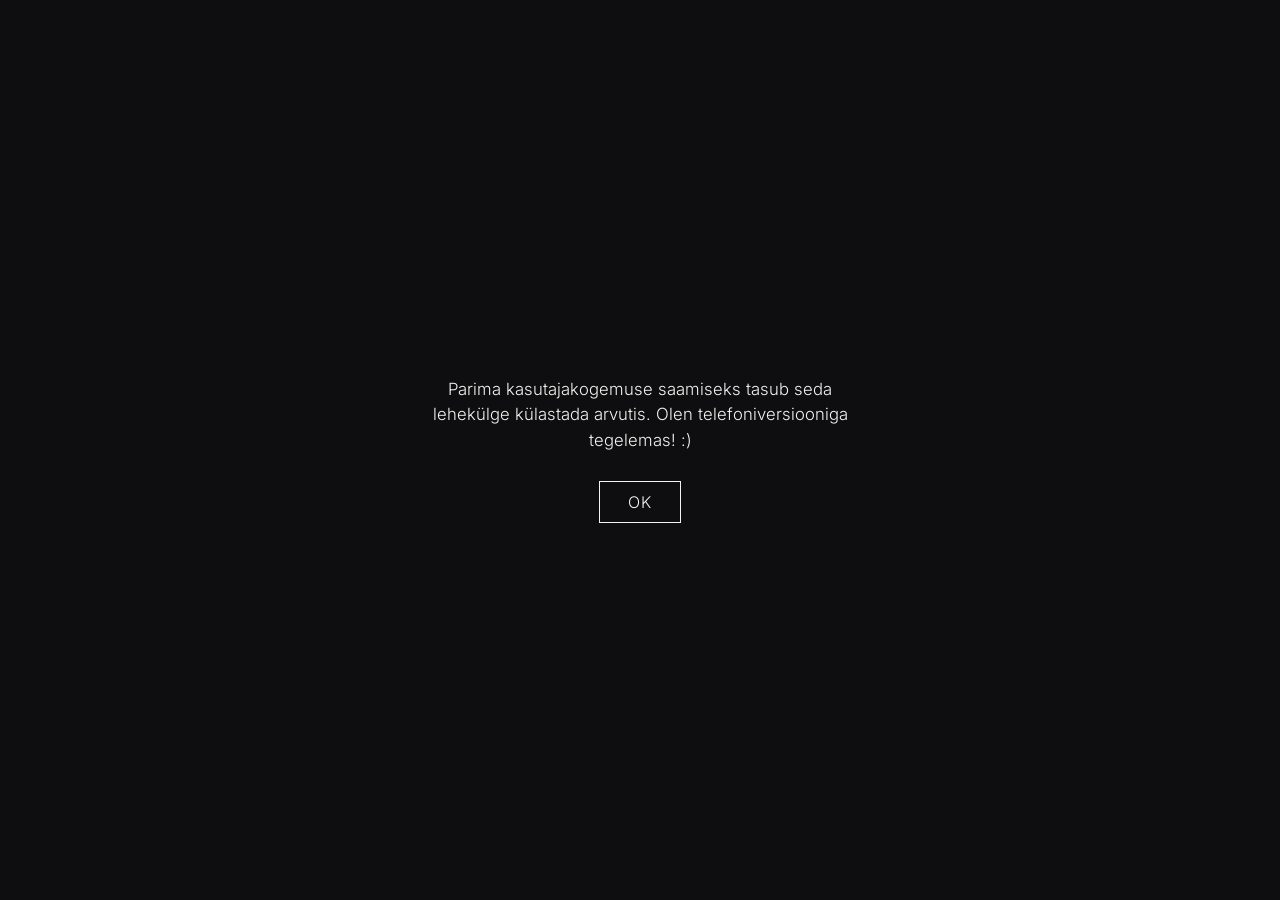
<file: index.html>
<!DOCTYPE html>
<html lang="en">
<head>
  <meta charset="UTF-8" />
  <meta name="viewport" content="width=device-width, initial-scale=1.0" />
  <title>Studio — Portfolio</title>
  <link rel="preconnect" href="https://fonts.googleapis.com" />
  <link rel="preconnect" href="https://fonts.gstatic.com" crossorigin />
  <link href="https://fonts.googleapis.com/css2?family=Fraunces:opsz,wght@9..144,300;9..144,400;9..144,500&family=Inter:wght@300;400;500&display=swap" rel="stylesheet" />
  <link rel="stylesheet" href="styles.css" />
</head>
<body>
  <div class="mobile-gate" id="mobileGate" hidden>
    <div class="mobile-gate-inner">
      <p>Parima kasutajakogemuse saamiseks tasub seda lehekülge külastada arvutis. Olen telefoniversiooniga tegelemas! :)</p>
      <button type="button" id="mobileGateOk">OK</button>
    </div>
  </div>

  <!-- All text below is filled in from the CONTENT object in script.js -->
  <header class="site-header">
    <div class="mark" id="mark"></div>
    <nav class="site-nav" id="nav"></nav>
  </header>

  <main>
    <section class="intro">
      <h1 class="intro-title" id="introTitle"></h1>
      <p class="intro-sub" id="introSub"></p>
    </section>

    <!-- Gallery: panels are generated from the CONTENT.projects array in script.js -->
    <section class="gallery" id="work" aria-label="Featured projects"></section>
  </main>

  <footer class="site-footer">
    <span id="footerLeft"></span>
    <span class="hint" id="footerRight"></span>
  </footer>

  <script src="content.js"></script>
  <script src="nav.js"></script>
  <script src="script.js"></script>
</body>
</html>
</file>
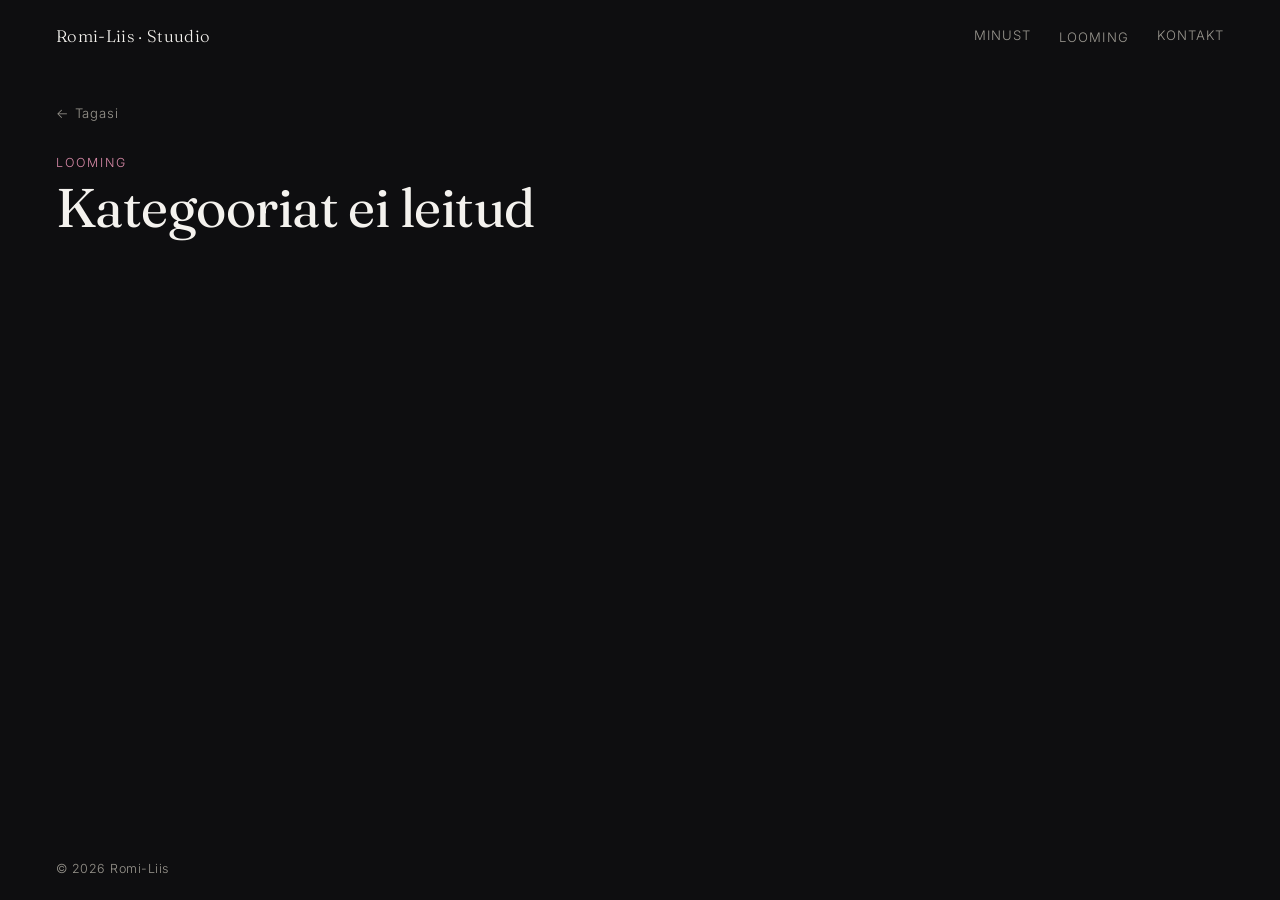
<file: category.html>
<!DOCTYPE html>
<html lang="en">
<head>
  <meta charset="UTF-8" />
  <meta name="viewport" content="width=device-width, initial-scale=1.0" />
  <title>Kategooria — Studio</title>
  <link rel="preconnect" href="https://fonts.googleapis.com" />
  <link rel="preconnect" href="https://fonts.gstatic.com" crossorigin />
  <link href="https://fonts.googleapis.com/css2?family=Fraunces:opsz,wght@9..144,300;9..144,400;9..144,500&family=Inter:wght@300;400;500&display=swap" rel="stylesheet" />
  <link rel="stylesheet" href="styles.css" />
</head>
<body>
  <header class="site-header">
    <a class="mark" id="mark" href="index.html"></a>
    <nav class="site-nav" id="nav"></nav>
  </header>

  <main class="project" id="category">
    <a class="project__back" href="index.html">← Tagasi</a>
    <p class="project__tag">Looming</p>
    <h1 class="project__title" id="catTitle"></h1>
    <div class="project__story" id="catIntro"></div>
    <div class="category__sub" id="catSubLinks"></div>
  </main>

  <footer class="site-footer">
    <span id="footerLeft"></span>
    <span class="hint" id="footerRight"></span>
  </footer>

  <script src="content.js"></script>
  <script src="nav.js"></script>
  <script src="category.js"></script>
</body>
</html>
</file>
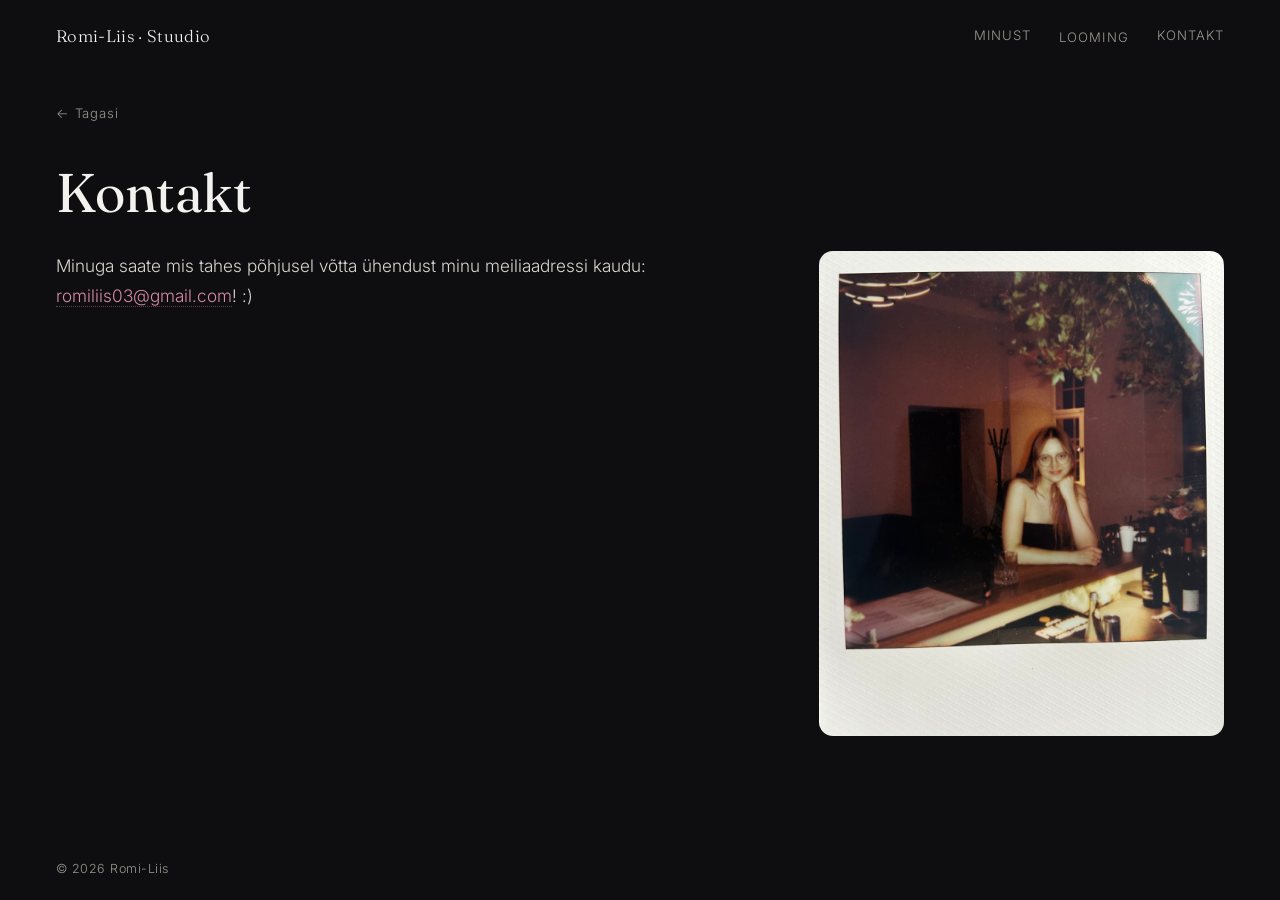
<file: contact.html>
<!DOCTYPE html>
<html lang="en">
<head>
  <meta charset="UTF-8" />
  <meta name="viewport" content="width=device-width, initial-scale=1.0" />
  <title>Kontakt — Studio</title>
  <link rel="preconnect" href="https://fonts.googleapis.com" />
  <link rel="preconnect" href="https://fonts.gstatic.com" crossorigin />
  <link href="https://fonts.googleapis.com/css2?family=Fraunces:opsz,wght@9..144,300;9..144,400;9..144,500&family=Inter:wght@300;400;500&display=swap" rel="stylesheet" />
  <link rel="stylesheet" href="styles.css" />
</head>
<body>
  <header class="site-header">
    <a class="mark" id="mark" href="index.html"></a>
    <nav class="site-nav" id="nav"></nav>
  </header>

  <main class="project">
    <a class="project__back" href="index.html">← Tagasi</a>
    <p class="project__tag" id="cTag"></p>
    <h1 class="project__title" id="cTitle"></h1>
    <div class="project__split">
      <div class="project__story" id="cBody"></div>
      <aside class="project__pane">
        <figure class="pane-figure pane-figure--natural">
          <img id="cImg" alt="" />
        </figure>
      </aside>
    </div>
  </main>

  <footer class="site-footer">
    <span id="footerLeft"></span>
    <span class="hint" id="footerRight"></span>
  </footer>

  <script src="content.js"></script>
  <script src="nav.js"></script>
  <script src="contact.js"></script>
</body>
</html>
</file>
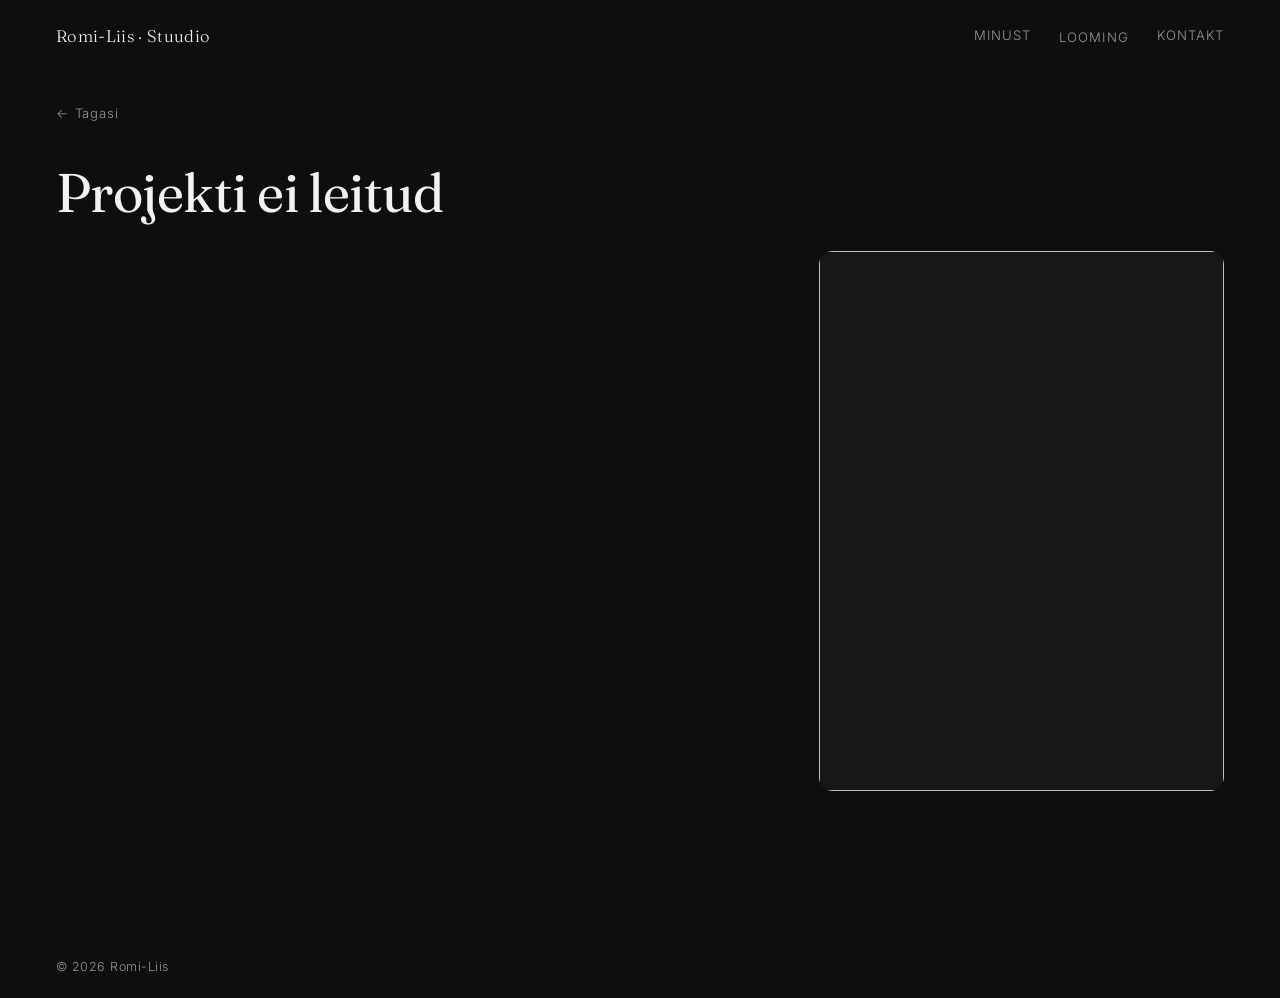
<file: project.html>
<!DOCTYPE html>
<html lang="en">
<head>
  <meta charset="UTF-8" />
  <meta name="viewport" content="width=device-width, initial-scale=1.0" />
  <title>Projekt — Studio</title>
  <link rel="preconnect" href="https://fonts.googleapis.com" />
  <link rel="preconnect" href="https://fonts.gstatic.com" crossorigin />
  <link href="https://fonts.googleapis.com/css2?family=Fraunces:opsz,wght@9..144,300;9..144,400;9..144,500&family=Inter:wght@300;400;500&display=swap" rel="stylesheet" />
  <link rel="stylesheet" href="styles.css" />
</head>
<body>
  <header class="site-header">
    <a class="mark" id="mark" href="index.html"></a>
    <nav class="site-nav" id="nav"></nav>
  </header>

  <main class="project" id="project">
    <a class="project__back" href="index.html">← Tagasi</a>
    <p class="project__tag" id="projTag"></p>
    <h1 class="project__title" id="projTitle"></h1>
    <div class="project__split">
      <div class="project__story" id="projStory"></div>
      <aside class="project__pane">
        <figure class="pane-figure" id="paneFigure">
          <img id="paneImg" alt="" fetchpriority="high" decoding="async" />
        </figure>
      </aside>
    </div>

    <section class="project__album" id="projAlbum" aria-label="Photos"></section>
  </main>

  <footer class="site-footer">
    <span id="footerLeft"></span>
    <span class="hint" id="footerRight"></span>
  </footer>

  <script src="content.js"></script>
  <script src="nav.js"></script>
  <script src="project.js"></script>
</body>
</html>
</file>
<file: styles.css>
#projStory strong,
#projStory em {
  color: var(--accent);
}
#projStory p + p {
  margin-top: 2.5em;
}
.category__sub {
  display: flex;
  flex-direction: column;
  gap: 12px;
}
.project__split--full {
  grid-template-columns: 1fr;
}

.mobile-gate[hidden] {
  display: none;
}
.mobile-gate {
  position: fixed;
  inset: 0;
  z-index: 9999;
  background: #0e0e10;
  display: flex;
  align-items: center;
  justify-content: center;
  padding: 32px;
}
.mobile-gate-inner {
  max-width: 420px;
  text-align: center;
  color: #f4f2ee;
  font-family: "Inter", system-ui, sans-serif;
  font-weight: 300;
}
.mobile-gate-inner p {
  font-size: 1.05rem;
  line-height: 1.5;
  margin-bottom: 28px;
}
.mobile-gate-inner button {
  background: transparent;
  color: #f4f2ee;
  border: 1px solid #f4f2ee;
  padding: 10px 28px;
  font: inherit;
  letter-spacing: 0.04em;
  cursor: pointer;
  transition: background 0.2s ease, color 0.2s ease;
}
.mobile-gate-inner button:hover {
  background: #f4f2ee;
  color: #0e0e10;
}

:root {
  --bg: #0e0e10;
  --bg-soft: #17171a;
  --ink: #f4f2ee;
  --ink-dim: #9a978f;
  --accent: #d98aa8;
  --panel-gap: 10px;
  --ease: cubic-bezier(0.22, 1, 0.36, 1);
  --rotate-ms: 5000ms;
}

* {
  box-sizing: border-box;
  margin: 0;
  padding: 0;
}

html,
body {
  height: 100%;
}

body {
  background: var(--bg);
  color: var(--ink);
  font-family: "Inter", system-ui, sans-serif;
  font-weight: 300;
  display: flex;
  flex-direction: column;
  min-height: 100vh;
  -webkit-font-smoothing: antialiased;
}

main {
  flex: 1;
  display: flex;
  flex-direction: column;
  min-height: 0;
}

/* ---------- Header ---------- */
.site-header {
  display: flex;
  align-items: center;
  justify-content: space-between;
  padding: 26px clamp(20px, 5vw, 56px);
}

.mark {
  font-family: "Fraunces", serif;
  font-size: 1.05rem;
  letter-spacing: 0.02em;
}

.site-nav {
  display: flex;
  align-items: center;
  gap: 28px;
  line-height: 1;
}

.site-nav > a {
  color: var(--ink-dim);
  text-decoration: none;
  font-size: 0.82rem;
  letter-spacing: 0.08em;
  text-transform: uppercase;
  transition: color 0.3s var(--ease);
  line-height: 1;
  display: inline-flex;
  align-items: center;
}

.site-nav a:hover {
  color: var(--ink);
}

/* ---------- Nav dropdown ---------- */
.nav-drop {
  position: relative;
  line-height: 1;
}

.nav-drop__toggle {
  background: none;
  border: none;
  padding: 0;
  color: var(--ink-dim);
  font: inherit;
  font-size: 0.82rem;
  letter-spacing: 0.08em;
  text-transform: uppercase;
  cursor: pointer;
  transition: color 0.3s var(--ease);
  line-height: 1;
  display: inline-flex;
  align-items: center;
}

.nav-drop__toggle:hover,
.nav-drop.is-open .nav-drop__toggle {
  color: var(--ink);
}

.nav-drop__menu {
  position: absolute;
  top: 100%;
  right: 0;
  min-width: 240px;
  list-style: none;
  padding: 10px 0;
  margin: 14px 0 0; /* visual gap only — hitbox stays continuous via ::before */

  background: var(--bg-soft);
  border-radius: 10px;
  box-shadow: 0 20px 44px rgba(0, 0, 0, 0.45);
  opacity: 0;
  transform: translateY(-6px);
  pointer-events: none;
  transition: opacity 0.25s var(--ease), transform 0.25s var(--ease);
  z-index: 50;
}

.nav-drop.is-open .nav-drop__menu {
  opacity: 1;
  transform: translateY(0);
  pointer-events: auto;
}

/* Invisible hover bridge so moving the cursor from the toggle into the menu
   doesn't cross empty space and trigger mouseleave. */
.nav-drop__menu::before {
  content: "";
  position: absolute;
  top: -14px;
  left: 0;
  right: 0;
  height: 14px;
}

.nav-drop__group {
  padding: 8px 18px;
}

.nav-drop__group + .nav-drop__group {
  border-top: 1px solid rgba(255, 255, 255, 0.05);
}

.nav-drop__cat {
  display: block;
  color: var(--ink);
  font-family: "Fraunces", serif;
  font-size: 0.98rem;
  letter-spacing: 0.01em;
  text-transform: none;
  text-decoration: none;
  transition: color 0.25s var(--ease);
}

.nav-drop__cat:hover {
  color: var(--accent);
}

.nav-drop__sub {
  display: block;
  margin-top: 3px;
  color: var(--ink-dim);
  font-size: 0.78rem;
  letter-spacing: 0.05em;
  text-decoration: none;
  transition: color 0.25s var(--ease);
}

.nav-drop__sub::before {
  content: "↳ ";
  opacity: 0.6;
}

.nav-drop__sub:hover {
  color: var(--accent);
}

/* ---------- Category page sub-link ---------- */
.category__sub {
  margin-top: clamp(28px, 5vw, 46px);
}

.category__sub-link {
  display: inline-block;
  color: var(--accent);
  font-family: "Fraunces", serif;
  font-size: 1.15rem;
  text-decoration: none;
  border-bottom: 1px dotted rgba(217, 138, 168, 0.4);
  padding-bottom: 2px;
  transition: color 0.25s var(--ease);
}

.category__sub-link:hover {
  color: #eaa9c2;
}

/* ---------- Intro ---------- */
.intro {
  padding: clamp(18px, 4vw, 40px) clamp(20px, 5vw, 56px) 22px;
}

.intro-title {
  font-family: "Fraunces", serif;
  font-weight: 400;
  font-size: clamp(2.2rem, 6vw, 4rem);
  line-height: 1.02;
  letter-spacing: -0.01em;
}

.intro-sub {
  margin-top: 12px;
  color: var(--ink-dim);
  font-size: 0.95rem;
  max-width: 46ch;
}

/* ---------- Gallery ---------- */
.gallery {
  flex: 1;
  display: flex;
  gap: var(--panel-gap);
  padding: 0 clamp(20px, 5vw, 56px) clamp(16px, 3vw, 32px);
  min-height: 0;
}

.panel {
  position: relative;
  flex: 1 1 0;
  min-width: 0;
  border-radius: 14px;
  overflow: hidden;
  cursor: pointer;
  text-decoration: none;
  color: inherit;
  background: var(--bg-soft);
  transition: flex-grow 1.1s var(--ease), filter 1.1s var(--ease);
  filter: grayscale(0.55) brightness(0.62);
}

.panel::after {
  /* subtle vignette so text stays legible */
  content: "";
  position: absolute;
  inset: 0;
  background: linear-gradient(
    180deg,
    rgba(0, 0, 0, 0) 40%,
    rgba(0, 0, 0, 0.75) 100%
  );
  opacity: 0.85;
  transition: opacity 1.1s var(--ease);
}

.panel__img {
  position: absolute;
  inset: 0;
  width: 100%;
  height: 100%;
  object-fit: cover;
}

.panel__meta {
  position: absolute;
  left: 22px;
  bottom: 22px;
  right: 22px;
  z-index: 2;
  transform: translateY(8px);
  opacity: 0;
  transition: opacity 0.7s var(--ease), transform 0.7s var(--ease);
}

.panel__index {
  font-size: 0.72rem;
  letter-spacing: 0.16em;
  color: var(--accent);
  text-transform: uppercase;
}

.panel__title {
  font-family: "Fraunces", serif;
  font-weight: 400;
  font-size: clamp(1.3rem, 2.4vw, 2rem);
  line-height: 1.05;
  margin-top: 6px;
  white-space: nowrap;
}

.panel__tag {
  margin-top: 6px;
  font-size: 0.82rem;
  color: var(--ink-dim);
  white-space: nowrap;
}

/* Active panel: expanded + full colour */
.panel.is-active {
  flex-grow: 5;
  filter: grayscale(0) brightness(1);
}

.panel.is-active::after {
  opacity: 1;
}

.panel.is-active .panel__meta {
  opacity: 1;
  transform: translateY(0);
  transition-delay: 0.15s;
}

/* Hover lifts the highlight to whatever the pointer is on */
.gallery:hover .panel.is-active:not(:hover) {
  flex-grow: 1;
  filter: grayscale(0.55) brightness(0.62);
}

.gallery:hover .panel.is-active:not(:hover) .panel__meta {
  opacity: 0;
}

.panel:hover {
  flex-grow: 5;
  filter: grayscale(0) brightness(1);
}

.panel:hover::after {
  opacity: 1;
}

.panel:hover .panel__meta {
  opacity: 1;
  transform: translateY(0);
}

/* ---------- Footer ---------- */
.site-footer {
  display: flex;
  justify-content: space-between;
  padding: 18px clamp(20px, 5vw, 56px) 24px;
  font-size: 0.78rem;
  color: var(--ink-dim);
  letter-spacing: 0.04em;
}

a.mark {
  text-decoration: none;
  color: inherit;
}

/* ---------- Project page ---------- */
.project {
  display: block; /* override the global flex-column main used on the homepage */
  flex: 1 0 auto; /* grow to fit content, never shrink it below its size */
  max-width: 1360px;
  width: 100%;
  margin: 0 auto;
  padding: clamp(10px, 3vw, 30px) clamp(20px, 5vw, 56px) 60px;
}

.project__back {
  display: inline-block;
  color: var(--ink-dim);
  text-decoration: none;
  font-size: 0.82rem;
  letter-spacing: 0.06em;
  margin-bottom: 34px;
  transition: color 0.3s var(--ease);
}

.project__back:hover {
  color: var(--ink);
}

.project__tag {
  font-size: 0.78rem;
  letter-spacing: 0.16em;
  text-transform: uppercase;
  color: var(--accent);
  margin-bottom: 10px;
}

.project__title {
  font-family: "Fraunces", serif;
  font-weight: 400;
  font-size: clamp(2rem, 5vw, 3.4rem);
  line-height: 1.03;
  letter-spacing: -0.01em;
  margin-bottom: 30px;
}

/* Two-column layout: story on the left, hover-driven photo on the right. */
.project__split {
  display: grid;
  grid-template-columns: 1.9fr 1.1fr;
  gap: clamp(28px, 5vw, 64px);
  align-items: start;
  margin-top: 8px;
}

.project__story {
  font-size: 1.08rem;
  line-height: 1.75;
  color: #d9d6cf;
}

.project__story p + p {
  margin-top: 1.1em;
}

.accent-link {
  color: var(--accent);
  text-decoration: none;
  border-bottom: 1px dotted rgba(217, 138, 168, 0.4);
  transition: color 0.25s var(--ease);
}

.accent-link:hover {
  color: #eaa9c2;
}

/* Marked words in the text */
.hotword {
  color: #d98aa8;
  cursor: pointer;
  border-bottom: 1px dotted rgba(217, 138, 168, 0.35);
  transition: color 0.25s var(--ease), border-color 0.25s var(--ease);
}

.hotword:hover {
  color: #eaa9c2;
  border-bottom-color: rgba(217, 138, 168, 0.7);
}

/* The photo pane sticks in view while the text scrolls past it. */
.project__pane {
  position: sticky;
  top: 28px;
}

.pane-figure {
  margin: 0;
  border-radius: 14px;
  overflow: hidden;
  background: var(--bg-soft);
  aspect-ratio: 3 / 4;
}

.pane-figure img {
  width: 100%;
  height: 100%;
  object-fit: cover;
  display: block;
  animation: paneFade 0.45s var(--ease);
}
.pane-figure--natural {
  aspect-ratio: auto;
}
.pane-figure--natural img {
  height: auto;
  object-fit: contain;
}

@keyframes paneFade {
  from {
    opacity: 0;
  }
  to {
    opacity: 1;
  }
}

/* Album: JS-balanced column masonry of full-frame photos.
   Same column width => portraits render taller (bigger),
   landscapes render shorter (smaller). Nothing is cropped. */
.project__album {
  display: flex;
  align-items: flex-start;
  gap: 16px;
  margin-top: clamp(48px, 8vw, 90px);
  max-width: 1100px;
  margin-left: auto;
  margin-right: auto;
  opacity: 0;
  transition: opacity 0.35s var(--ease);
}
.project__album.is-ready { opacity: 1; }

.album-col {
  flex: 1 1 0;
  min-width: 0;
  display: flex;
  flex-direction: column;
  gap: 16px;
}

.project__album .album-col:nth-child(2) {
  margin-top: 36px;
}
.project__album .album-col:nth-child(3) {
  margin-top: 14px;
}

.album-item {
  position: relative;
  margin: 0;
  overflow: hidden;
  border-radius: 3px;
  background: var(--bg-soft);
  cursor: pointer;
}

.album-item--plain {
  cursor: default;
}

.album-num {
  position: absolute;
  top: 10px;
  left: 12px;
  z-index: 2;
  font-family: "Fraunces", serif;
  font-size: 0.95rem;
  color: var(--ink);
  background: rgba(0, 0, 0, 0.55);
  padding: 3px 9px;
  border-radius: 999px;
  letter-spacing: 0.04em;
}

/* Lightbox */
.lightbox {
  position: fixed;
  inset: 0;
  z-index: 100;
  background: rgba(10, 10, 12, 0.94);
  display: none;
  align-items: center;
  justify-content: center;
}

.lightbox.is-open {
  display: flex;
}

.lightbox__img {
  max-width: 88vw;
  max-height: 86vh;
  object-fit: contain;
  border-radius: 8px;
  animation: paneFade 0.35s var(--ease);
}

.lightbox__close,
.lightbox__nav {
  position: absolute;
  background: rgba(255, 255, 255, 0.08);
  border: none;
  color: var(--ink);
  cursor: pointer;
  font-family: "Fraunces", serif;
  transition: background 0.25s var(--ease);
}

.lightbox__close:hover,
.lightbox__nav:hover {
  background: rgba(255, 255, 255, 0.18);
}

.lightbox__close {
  top: 20px;
  right: 24px;
  width: 44px;
  height: 44px;
  border-radius: 50%;
  font-size: 1.6rem;
  line-height: 1;
}

.lightbox__nav {
  top: 50%;
  transform: translateY(-50%);
  width: 54px;
  height: 54px;
  border-radius: 50%;
  font-size: 2rem;
  line-height: 1;
}

.lightbox__nav--prev { left: 24px; }
.lightbox__nav--next { right: 24px; }

.lightbox__counter {
  position: absolute;
  bottom: 24px;
  left: 50%;
  transform: translateX(-50%);
  color: var(--ink-dim);
  font-size: 0.85rem;
  letter-spacing: 0.1em;
}

.album-item img {
  width: 100%;
  height: auto;
  display: block;
  transition: transform 0.6s var(--ease), filter 0.6s var(--ease);
  filter: grayscale(0.15);
}

.album-item:hover img {
  transform: scale(1.03);
  filter: grayscale(0);
}

/* ---------- Responsive ---------- */
@media (max-width: 720px) {
  .project__album {
    gap: 10px;
  }
  .album-col {
    gap: 10px;
  }
  .project__split {
    grid-template-columns: 1fr;
  }
  .project__pane {
    position: static;
    order: -1; /* show the photo above the text on narrow screens */
    margin-bottom: 24px;
  }
  .pane-figure {
    aspect-ratio: 3 / 2;
  }
  .gallery {
    flex-direction: column;
  }
  .panel {
    min-height: 64px;
  }
  .panel.is-active,
  .panel:hover {
    flex-grow: 6;
  }
  .panel__title {
    white-space: normal;
  }
  .site-nav {
    display: none;
  }
}

@media (prefers-reduced-motion: reduce) {
  .panel,
  .panel__img,
  .panel__meta {
    transition-duration: 0.001ms;
  }
}
</file>
